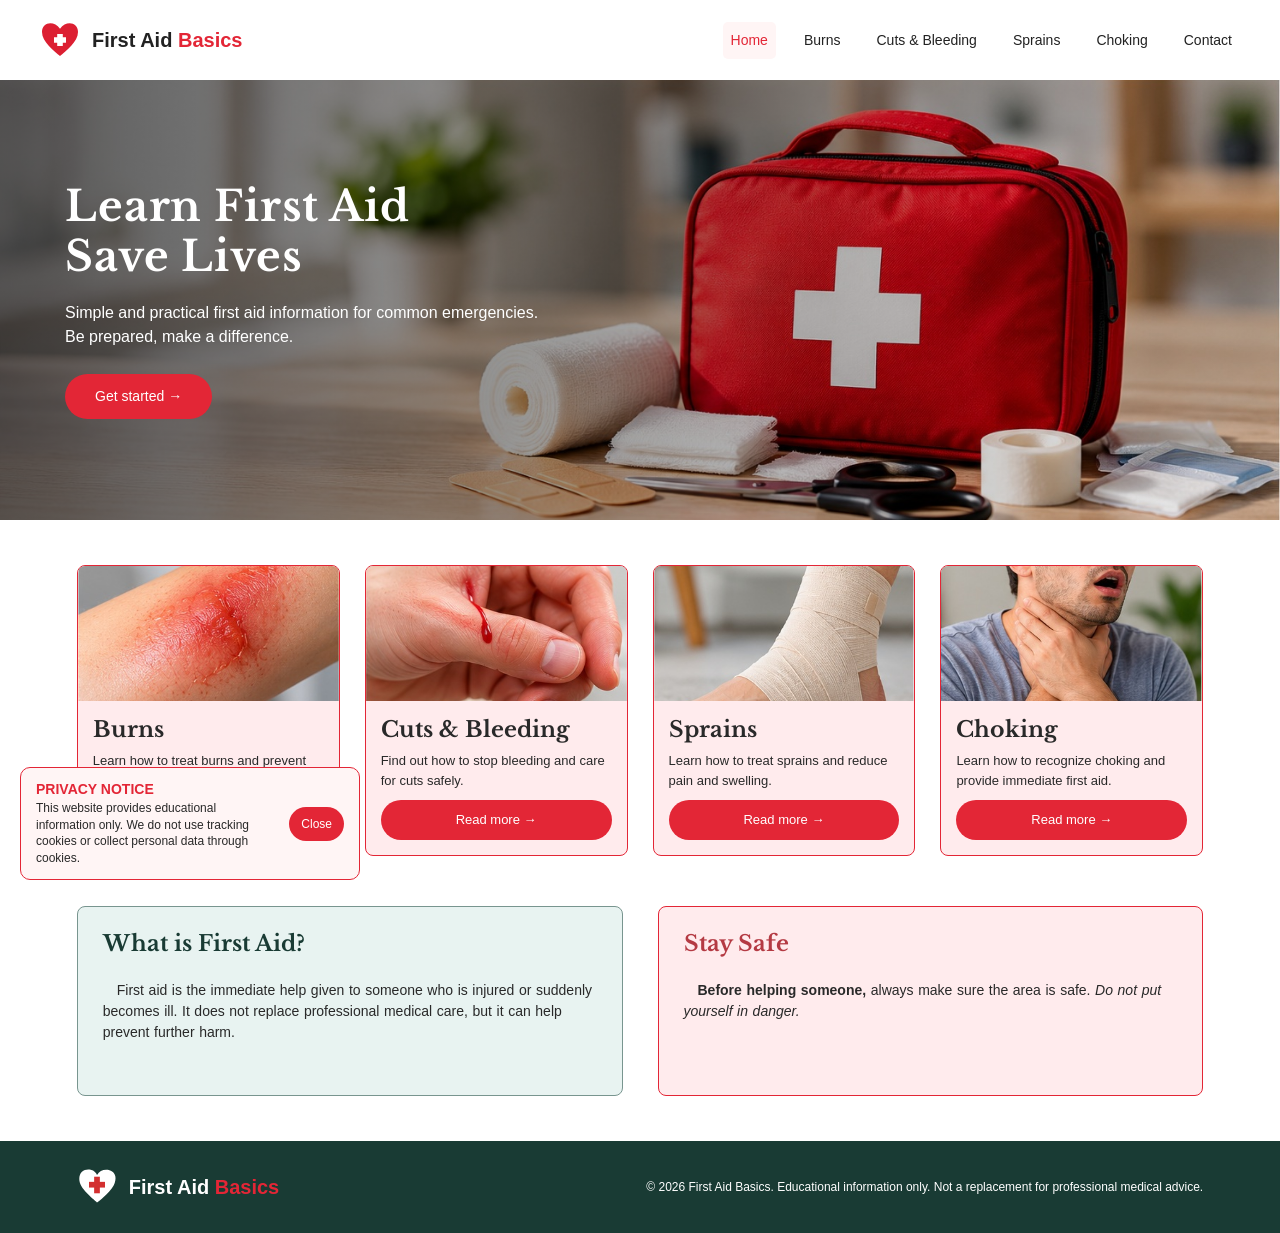
<file: index.html>
<!DOCTYPE html>
<html lang="en">

<head>
	<meta charset="UTF-8">
	<meta name="viewport" content="width=device-width, initial-scale=1.0">

	<meta name="description"
		  content="Learn basic first aid skills and how to respond to common emergencies.">

	<meta name="keywords"
		  content="first aid, burns, cuts, sprains, choking">

	<meta name="author" content="Fahd Nasser">

	<title>Home | First Aid Basics</title>

	<link rel="icon" href="img/favicon.svg" type="image/svg+xml">
	<link rel="stylesheet" href="css/style.css" type="text/css">
</head>

<body>

	<!-- Header -->
	<header class="site-header">

		<a href="index.html" class="logo">
			<img src="img/favicon.svg"
				 alt="First Aid Basics logo"
				 title="First Aid Basics">

			<span>First Aid <strong>Basics</strong></span>
		</a>

		<!-- Navigation -->
		<nav class="main-nav" aria-label="Main navigation">
			<a href="index.html" class="active" aria-current="page">Home</a>
			<a href="burns.html">Burns</a>
			<a href="cuts.html">Cuts &amp; Bleeding</a>
			<a href="sprains.html">Sprains</a>
			<a href="choking.html">Choking</a>
			<a href="contact.html">Contact</a>
		</nav>

	</header>

	<!-- Main Content -->
	<main>

		<!-- Hero Section -->
		<section class="hero" aria-labelledby="hero-heading">

			<img src="img/first-aid-kit.jpg"
				 alt="Red first aid kit with medical supplies"
				 title="First aid kit and medical supplies"
				 class="hero-image">

			<section class="hero-content" aria-labelledby="hero-heading">

				<h1 id="hero-heading">
					Learn First Aid <span>Save Lives</span>
				</h1>

				<p>
					Simple and practical first aid information for common emergencies.
					<span>Be prepared, make a difference.</span>
				</p>

				<a href="#topics" class="hero-button">
					Get started &rarr;
				</a>

			</section>

		</section>

		<!-- First Aid Topics -->
		<section class="topics" id="topics" aria-label="First aid topics">

			<!-- Burns -->
			<article class="topic-card">

				<img src="img/burns.jpg"
					 alt="A minor burn on the skin"
					 title="A minor skin burn">

				<h2>Burns</h2>

				<p>
					Learn how to treat burns and prevent further injury.
				</p>

				<a href="burns.html" class="read-more">
					Read more &rarr;
				</a>

			</article>

			<!-- Cuts & Bleeding -->
			<article class="topic-card">

				<img src="img/cuts.jpg"
					 alt="A bleeding cut on a finger"
					 title="A bleeding cut on a finger">

				<h2>Cuts &amp; Bleeding</h2>

				<p>
					Find out how to stop bleeding and care for cuts safely.
				</p>

				<a href="cuts.html" class="read-more">
					Read more &rarr;
				</a>

			</article>

			<!-- Sprains -->
			<article class="topic-card">

				<img src="img/sprains.jpg"
					 alt="An ankle wrapped in a bandage"
					 title="An ankle wrapped in a bandage">

				<h2>Sprains</h2>

				<p>
					Learn how to treat sprains and reduce pain and swelling.
				</p>

				<a href="sprains.html" class="read-more">
					Read more &rarr;
				</a>

			</article>

			<!-- Choking -->
			<article class="topic-card">

				<img src="img/choking.jpg"
					 alt="A person holding their throat"
					 title="A person showing signs of choking">

				<h2>Choking</h2>

				<p>
					Learn how to recognize choking and provide immediate first aid.
				</p>

				<a href="choking.html" class="read-more">
					Read more &rarr;
				</a>

			</article>

		</section>

		<!-- Information Section -->
		<section class="information" aria-label="First aid information">

			<!-- What is First Aid -->
			<article class="info-box first-aid-info">

				<h2>What is First Aid?</h2>

				<p>
					First aid is the immediate help given to someone who is
					injured or suddenly becomes ill. It does not replace
					professional medical care, but it can help prevent further harm.
				</p>

			</article>

			<!-- Stay Safe -->
			<article class="info-box safety-info">

				<h2>Stay Safe</h2>

				<p>
					<strong>Before helping someone,</strong> always make sure
					the area is safe.
					<em>Do not put yourself in danger.</em>
				</p>

			</article>

		</section>

	</main>

	<!-- Footer -->
	<footer class="site-footer">

		<a href="index.html" class="logo">
			<img src="img/footer-logo.svg"
				 alt="First Aid Basics logo"
				 title="First Aid Basics">

			<span>First Aid <strong>Basics</strong></span>
		</a>

		<p>
			&copy; 2026 First Aid Basics.
			Educational information only.
			Not a replacement for professional medical advice.
		</p>

	</footer>

	<!-- Privacy Notice -->
	<input type="checkbox"
       id="privacy-dismiss"
       class="privacy-toggle"
       aria-label="Close privacy notice">

<aside class="cookie-message" aria-label="Privacy notice">
    <p>
        <strong>Privacy Notice</strong>
        This website provides educational information only.
        We do not use tracking cookies or collect personal
        data through cookies.
    </p>

    <label for="privacy-dismiss" class="privacy-close">
        Close
    </label>
</aside>

</body>
</html>
</file>
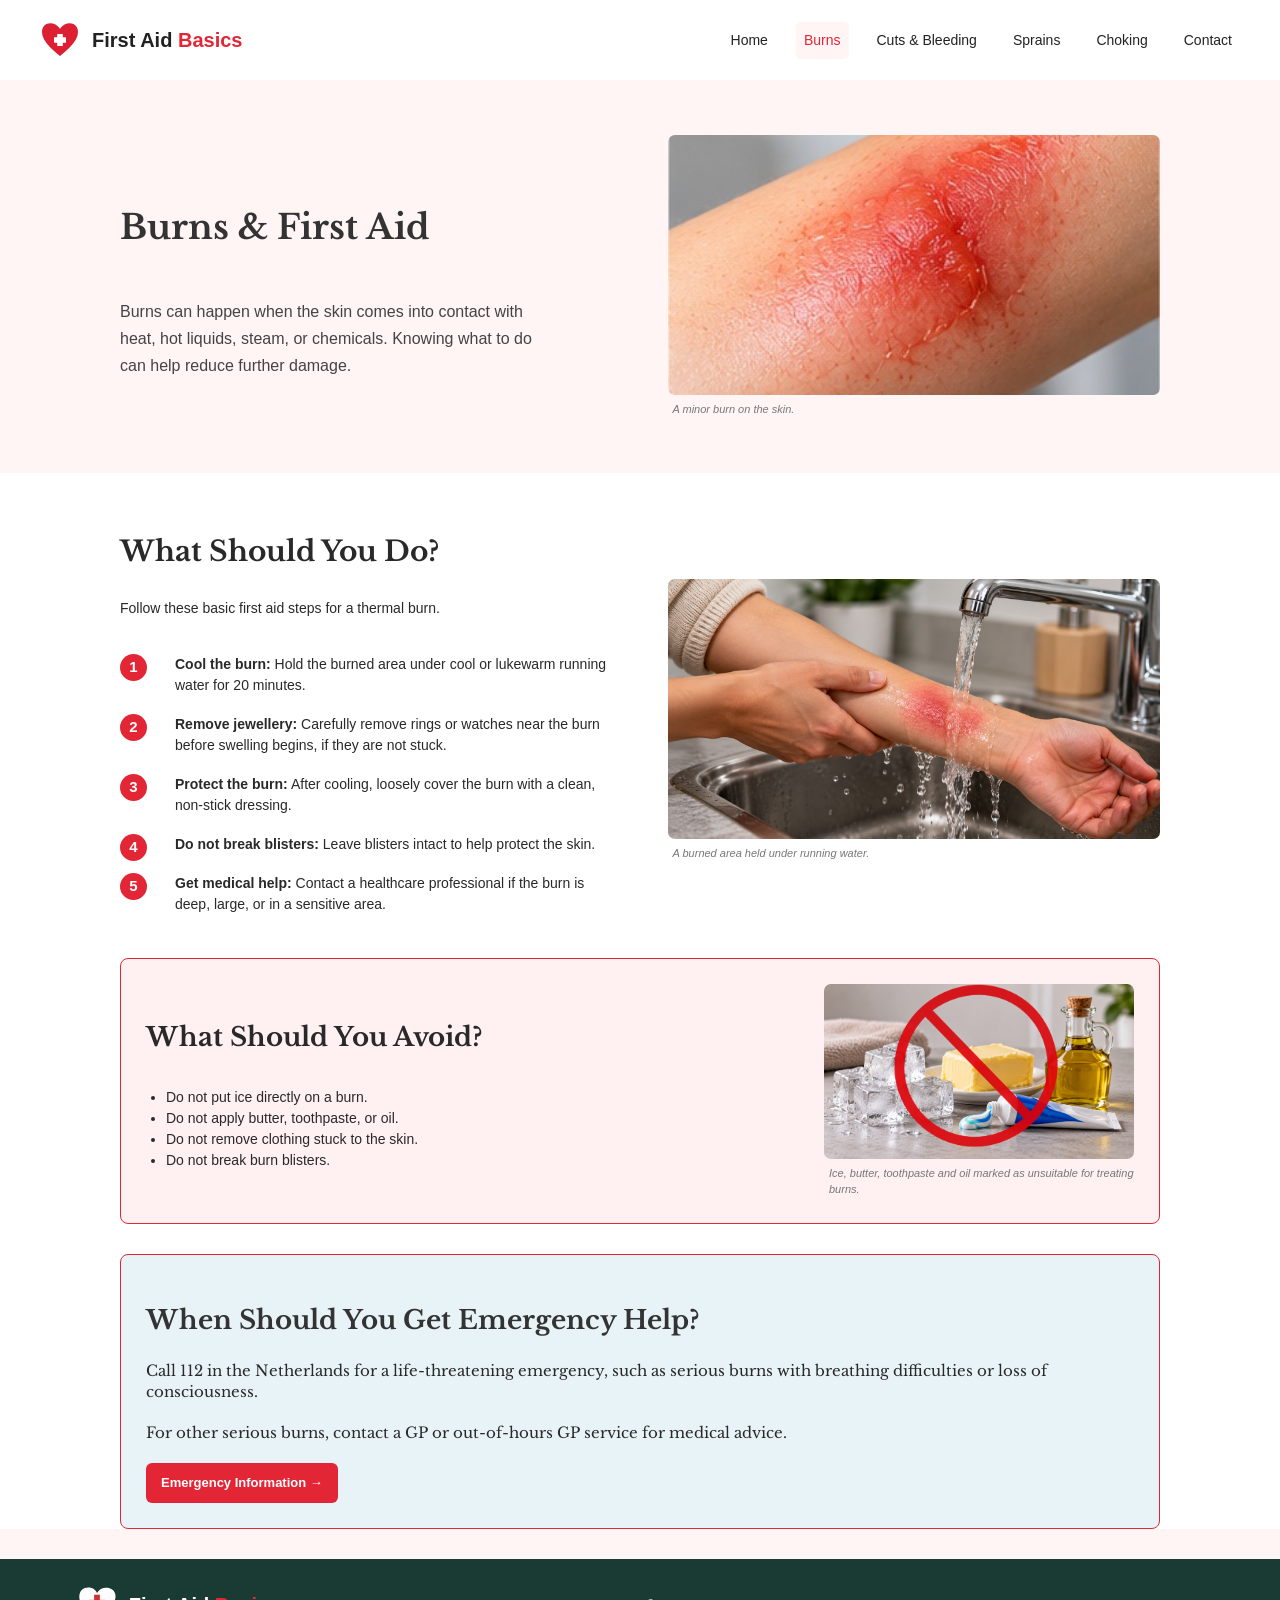
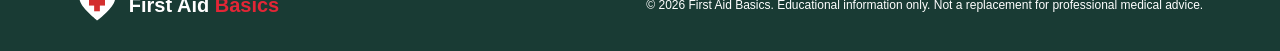
<file: burns.html>
<!DOCTYPE html>
<html lang="en">

<head>
	<meta charset="UTF-8">
	<meta name="viewport" content="width=device-width, initial-scale=1.0">

	<meta name="description"
		  content="Learn basic first aid for burns, including cooling, protecting and when to seek help.">

	<meta name="keywords"
		  content="burns, first aid, cooling, dressings, emergency">

	<meta name="author" content="Fahd Nasser">

	<title>Burns | First Aid Basics</title>

	<link rel="icon" href="img/favicon.svg" type="image/svg+xml">
	<link rel="stylesheet" href="css/style.css" type="text/css">
</head>

<body>

	<!-- Header -->
	<header class="site-header">

		<a href="index.html" class="logo">
			<img src="img/favicon.svg"
				 alt="First Aid Basics logo"
				 title="First Aid Basics">

			<span>First Aid <strong>Basics</strong></span>
		</a>

		<nav class="main-nav" aria-label="Main navigation">
			<a href="index.html">Home</a>
			<a href="burns.html" class="active" aria-current="page">Burns</a>
			<a href="cuts.html">Cuts &amp; Bleeding</a>
			<a href="sprains.html">Sprains</a>
			<a href="choking.html">Choking</a>
			<a href="contact.html">Contact</a>
		</nav>

	</header>

	<main class="burns-page">

		<!-- Introduction -->
		<section class="burns-hero">

			<section class="burns-container burns-two-columns">

				<section class="burns-hero-text">
					<h1>Burns &amp; First Aid</h1>

					<p>
						Burns can happen when the skin comes into contact
						with heat, hot liquids, steam, or chemicals.
						Knowing what to do can help reduce further damage.
					</p>
				</section>

				<figure>
					<img src="img/burns.jpg"
						 alt="A minor burn with redness on the skin"
						 title="A minor skin burn">

					<figcaption>A minor burn on the skin.</figcaption>
				</figure>

			</section>

		</section>

		<!-- First Aid Steps -->
		<section class="burns-container burns-steps-section">

			<section class="burns-two-columns">

				<section class="burns-steps-content">
					<h2>What Should You Do?</h2>

					<p>Follow these basic first aid steps for a thermal burn.</p>

					<ol class="burns-steps-list">
						<li>
							<strong>Cool the burn:</strong>
							Hold the burned area under cool or lukewarm
							running water for 20 minutes.
						</li>

						<li>
							<strong>Remove jewellery:</strong>
							Carefully remove rings or watches near the
							burn before swelling begins, if they are not stuck.
						</li>

						<li>
							<strong>Protect the burn:</strong>
							After cooling, loosely cover the burn with a
							clean, non-stick dressing.
						</li>

						<li>
							<strong>Do not break blisters:</strong>
							Leave blisters intact to help protect the skin.
						</li>

						<li>
							<strong>Get medical help:</strong>
							Contact a healthcare professional if the burn
							is deep, large, or in a sensitive area.
						</li>
					</ol>

				</section>

				<figure class="burns-water-image">
					<img src="img/cooling-burn.png"
						 alt="Cooling a burn under running water"
						 title="Cooling a burn under running water">

					<figcaption>
						A burned area held under running water.
					</figcaption>
				</figure>

			</section>

		</section>

		<!-- What to Avoid -->
		<section class="burns-container">

			<section class="burns-avoid burns-two-columns">

				<section>
					<h2>What Should You Avoid?</h2>

					<ul>
						<li>Do not put ice directly on a burn.</li>
						<li>Do not apply butter, toothpaste, or oil.</li>
						<li>Do not remove clothing stuck to the skin.</li>
						<li>Do not break burn blisters.</li>
					</ul>
				</section>

				<figure>
					<img src="img/burns-warning.png"
						 alt="Ice, butter, toothpaste and oil marked as unsuitable burn treatments"
						 title="Unsuitable burn treatments">

					<figcaption>
						Ice, butter, toothpaste and oil marked as unsuitable
						for treating burns.
					</figcaption>
				</figure>

			</section>

		</section>

		<!-- Emergency Help -->
		<section class="burns-container">

			<aside class="burns-emergency-box">
				<h2>When Should You Get Emergency Help?</h2>

				<p>
					Call 112 in the Netherlands for a life-threatening
					emergency, such as serious burns with breathing
					difficulties or loss of consciousness.
				</p>

				<p>
					For other serious burns, contact a GP or
					out-of-hours GP service for medical advice.
				</p>

				<a href="contact.html" class="burns-emergency-button">
					Emergency Information &rarr;
				</a>
			</aside>

		</section>

	</main>

	<!-- Footer -->
	<footer class="site-footer">

		<a href="index.html" class="logo">
			<img src="img/footer-logo.svg"
				 alt="First Aid Basics logo"
				 title="First Aid Basics">

			<span>First Aid <strong>Basics</strong></span>
		</a>

		<p>
			&copy; 2026 First Aid Basics.
			Educational information only.
			Not a replacement for professional medical advice.
		</p>

	</footer>

</body>
</html>
</file>
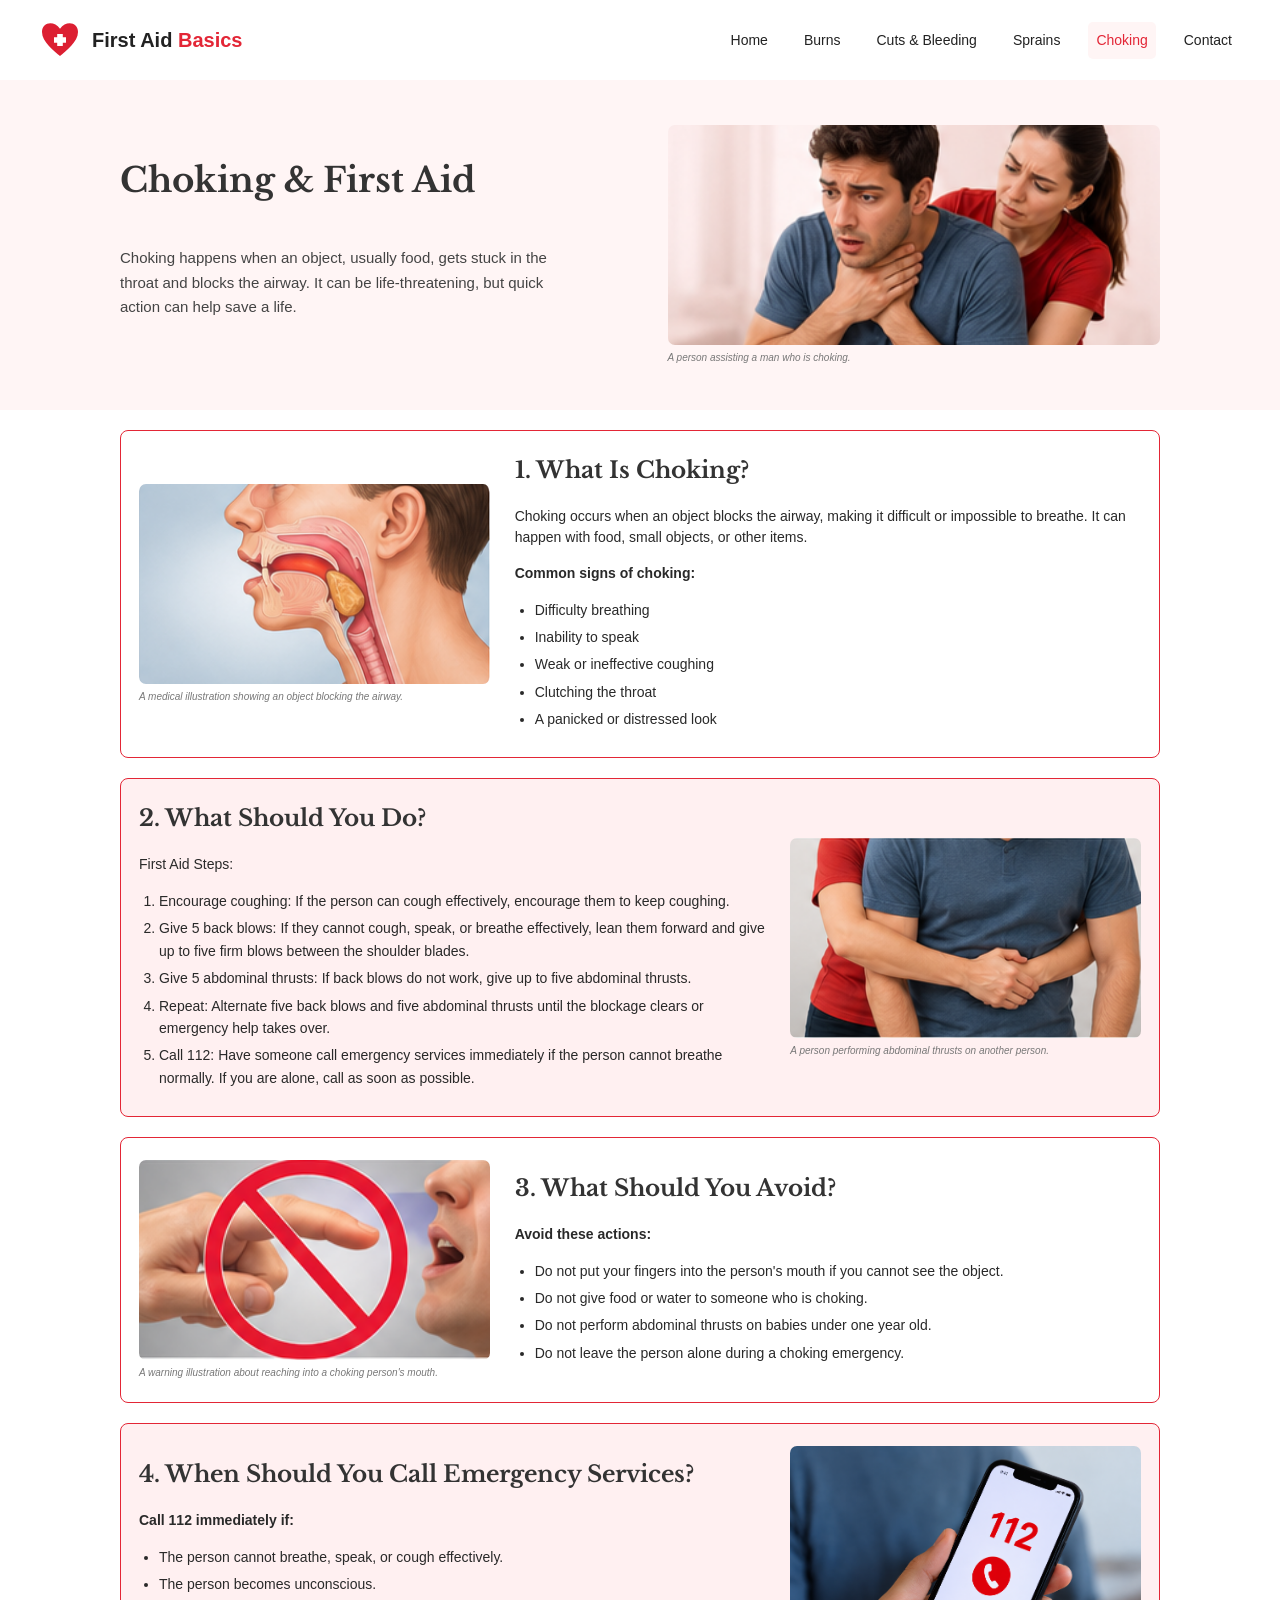
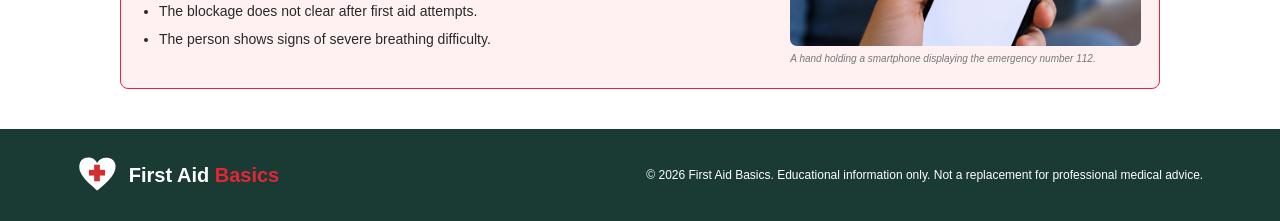
<file: choking.html>
<!DOCTYPE html>
<html lang="en">

<head>
	<meta charset="UTF-8">
	<meta name="viewport" content="width=device-width, initial-scale=1.0">

	<meta name="description"
		  content="Learn how to recognize choking and provide first aid in an emergency.">

	<meta name="keywords"
		  content="choking, first aid, airway, emergency, prevention">

	<meta name="author" content="Fahd Nasser">

	<title>Choking | First Aid Basics</title>

	<link rel="icon" href="img/favicon.svg" type="image/svg+xml">
	<link rel="stylesheet" href="css/style.css" type="text/css">
</head>

<body>

	<!-- Header -->
	<header class="site-header">

		<a href="index.html" class="logo">
			<img src="img/favicon.svg"
				 alt="First Aid Basics logo"
				 title="First Aid Basics">

			<span>First Aid <strong>Basics</strong></span>
		</a>

		<nav class="main-nav" aria-label="Main navigation">
			<a href="index.html">Home</a>
			<a href="burns.html">Burns</a>
			<a href="cuts.html">Cuts &amp; Bleeding</a>
			<a href="sprains.html">Sprains</a>
			<a href="choking.html" class="active" aria-current="page">Choking</a>
			<a href="contact.html">Contact</a>
		</nav>

	</header>

	<main class="choking-page">

		<!-- Introduction -->
		<section class="choking-intro">

			<section class="choking-container choking-intro-content">

				<section class="choking-intro-text">
					<h1>Choking &amp; First Aid</h1>

					<p>
						Choking happens when an object, usually food,
						gets stuck in the throat and blocks the airway.
						It can be life-threatening, but quick action
						can help save a life.
					</p>
				</section>

				<figure class="choking-intro-image">
					<img src="img/choking_hero.png"
						 alt="A woman helping a man who is choking"
						 title="Helping a person who is choking">

					<figcaption>
						A person assisting a man who is choking.
					</figcaption>
				</figure>

			</section>

		</section>

		<!-- Information Cards -->
		<section class="choking-container choking-content">

			<!-- Card 1 -->
			<article class="choking-card">

				<figure class="choking-card-image">
					<img src="img/choking_airway.png"
						 alt="Medical illustration showing a blocked airway"
						 title="An object blocking the airway">

					<figcaption>
						A medical illustration showing an object
						blocking the airway.
					</figcaption>
				</figure>

				<section class="choking-card-text">
					<h2>1. What Is Choking?</h2>

					<p>
						Choking occurs when an object blocks the airway,
						making it difficult or impossible to breathe.
						It can happen with food, small objects, or other items.
					</p>

					<p><strong>Common signs of choking:</strong></p>

					<ul>
						<li>Difficulty breathing</li>
						<li>Inability to speak</li>
						<li>Weak or ineffective coughing</li>
						<li>Clutching the throat</li>
						<li>A panicked or distressed look</li>
					</ul>
				</section>

			</article>

			<!-- Card 2 -->
			<article class="choking-card choking-card-pink choking-card-reverse">

				<section class="choking-card-text">
					<h2>2. What Should You Do?</h2>

					<p>First Aid Steps:</p>

					<ol>
						<li>
							Encourage coughing: If the person can cough
							effectively, encourage them to keep coughing.
						</li>
						<li>
							Give 5 back blows: If they cannot cough, speak,
							or breathe effectively, lean them forward and
							give up to five firm blows between the
							shoulder blades.
						</li>
						<li>
							Give 5 abdominal thrusts: If back blows do
							not work, give up to five abdominal thrusts.
						</li>
						<li>
							Repeat: Alternate five back blows and five
							abdominal thrusts until the blockage clears
							or emergency help takes over.
						</li>
						<li>
							Call 112: Have someone call emergency services
							immediately if the person cannot breathe normally.
							If you are alone, call as soon as possible.
						</li>
					</ol>
				</section>

				<figure class="choking-card-image">
					<img src="img/back_abdominal_thrusts.png"
						 alt="Demonstration of abdominal thrusts for a choking adult"
						 title="Abdominal thrusts for a choking adult">

					<figcaption>
						A person performing abdominal thrusts
						on another person.
					</figcaption>
				</figure>

			</article>

			<!-- Card 3 -->
			<article class="choking-card">

				<figure class="choking-card-image">
					<img src="img/avoid_blind_finger_sweep.png"
						 alt="Warning against putting fingers into a choking person's mouth"
						 title="Warning against a blind finger sweep">

					<figcaption>
						A warning illustration about reaching
						into a choking person's mouth.
					</figcaption>
				</figure>

				<section class="choking-card-text">
					<h2>3. What Should You Avoid?</h2>

					<p><strong>Avoid these actions:</strong></p>

					<ul>
						<li>
							Do not put your fingers into the person's mouth
							if you cannot see the object.
						</li>
						<li>
							Do not give food or water to someone
							who is choking.
						</li>
						<li>
							Do not perform abdominal thrusts
							on babies under one year old.
						</li>
						<li>
							Do not leave the person alone
							during a choking emergency.
						</li>
					</ul>
				</section>

			</article>

			<!-- Card 4 -->
			<article class="choking-card choking-card-pink choking-card-reverse">

				<section class="choking-card-text">
					<h2>4. When Should You Call Emergency Services?</h2>

					<p><strong>Call 112 immediately if:</strong></p>

					<ul>
						<li>
							The person cannot breathe, speak,
							or cough effectively.
						</li>
						<li>The person becomes unconscious.</li>
						<li>
							The blockage does not clear
							after first aid attempts.
						</li>
						<li>
							The person shows signs
							of severe breathing difficulty.
						</li>
					</ul>
				</section>

				<figure class="choking-card-image">
					<img src="img/call-112.png"
						 alt="Phone displaying the emergency number 112"
						 title="Calling emergency number 112">

					<figcaption>
						A hand holding a smartphone displaying
						the emergency number 112.
					</figcaption>
				</figure>

			</article>

		</section>

	</main>

	<!-- Footer -->
	 
	<footer class="site-footer">

		<a href="index.html" class="logo">
			<img src="img/footer-logo.svg"
				 alt="First Aid Basics logo"
				 title="First Aid Basics">

			<span>First Aid <strong>Basics</strong></span>
		</a>

		<p>
			&copy; 2026 First Aid Basics.
			Educational information only.
			Not a replacement for professional medical advice.
		</p>

	</footer>

</body>
</html>
</file>
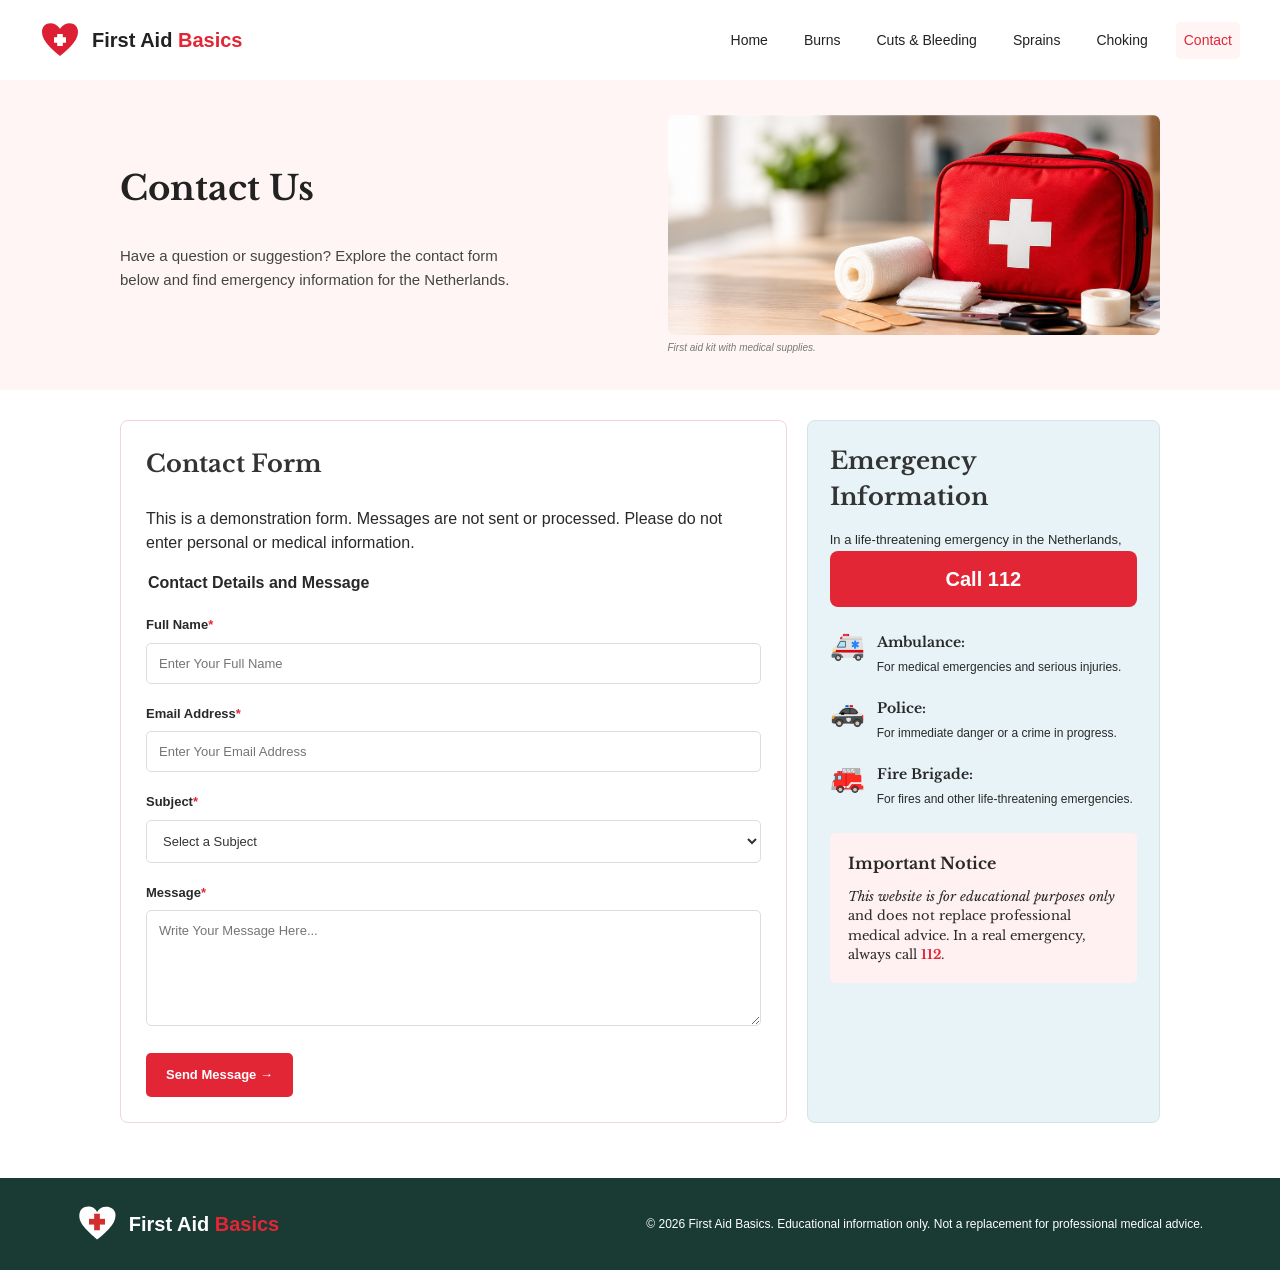
<file: contact.html>
<!DOCTYPE html>
<html lang="en">

<head>
    <meta charset="UTF-8">
    <meta name="viewport" content="width=device-width, initial-scale=1.0">

    <meta name="description"
          content="Contact First Aid Basics and find emergency information in the Netherlands.">

    <meta name="keywords"
          content="contact, first aid, emergency, Netherlands, help">

    <meta name="author" content="Fahd Nasser">

    <title>Contact | First Aid Basics</title>

    <link rel="icon" href="img/favicon.svg" type="image/svg+xml">
    <link rel="stylesheet" href="css/style.css" type="text/css">
</head>

<body>

    <!-- Header -->
    <header class="site-header">

        <a href="index.html" class="logo">
            <img src="img/favicon.svg"
                 alt="First Aid Basics logo"
                 title="First Aid Basics">

            <span>First Aid <strong>Basics</strong></span>
        </a>

        <nav class="main-nav" aria-label="Main navigation">
            <a href="index.html">Home</a>
            <a href="burns.html">Burns</a>
            <a href="cuts.html">Cuts &amp; Bleeding</a>
            <a href="sprains.html">Sprains</a>
            <a href="choking.html">Choking</a>
            <a href="contact.html" class="active" aria-current="page">
                Contact
            </a>
        </nav>

    </header>

    <main class="contact-page">

        <!-- Introduction -->
        <section class="contact-intro">

            <section class="contact-container contact-intro-content">

                <section class="contact-intro-text">
                    <h1>Contact Us</h1>

                    <p>
                        Have a question or suggestion?
                        Explore the contact form below and find
                        emergency information for the Netherlands.
                    </p>
                </section>

                <figure class="contact-intro-image">
                    <img src="img/first-aid-kit.jpg"
                         alt="Red first aid kit with medical supplies"
                         title="First aid kit and medical supplies">

                    <figcaption>
                        First aid kit with medical supplies.
                    </figcaption>
                </figure>

            </section>

        </section>

        <!-- Contact Content -->
        <section class="contact-container contact-content">

            <!-- Contact Form -->
            <section class="contact-form-box">

                <h2>Contact Form</h2>

                <p>
                    This is a demonstration form.
                    Messages are not sent or processed.
                    Please do not enter personal or medical information.
                </p>

                <form id="contact-form">

                    <fieldset>
                        <legend>Contact Details and Message</legend>

                        <label for="full-name">
                            Full Name<span>*</span>
                        </label>

                        <input
                            type="text"
                            id="full-name"
                            name="full-name"
                            placeholder="Enter Your Full Name"
                            required>

                        <label for="email">
                            Email Address<span>*</span>
                        </label>

                        <input
                            type="email"
                            id="email"
                            name="email"
                            placeholder="Enter Your Email Address"
                            required>

                        <label for="subject">
                            Subject<span>*</span>
                        </label>

                        <select id="subject" name="subject" required>
                            <option value="">Select a Subject</option>
                            <option value="general">General Question</option>
                            <option value="suggestion">Suggestion</option>
                            <option value="feedback">Feedback</option>
                        </select>

                        <label for="message">
                            Message<span>*</span>
                        </label>

                        <textarea
                            id="message"
                            name="message"
                            rows="6"
                            placeholder="Write Your Message Here..."
                            required></textarea>

                        <!-- Demo Button -->
                        <a href="#thank-you" class="contact-submit">
                            Send Message &#8594;
                        </a>

                    </fieldset>

                </form>

            </section>

            <!-- Emergency Information -->
            <aside class="contact-emergency">

                <h2>Emergency Information</h2>

                <p>
                    In a life-threatening emergency in the Netherlands,
                    <a href="tel:112" class="contact-112">Call 112</a>
                </p>

                <section class="contact-service">

                    <span class="contact-service-icon" aria-hidden="true">
                        🚑
                    </span>

                    <section>
                        <h3>Ambulance:</h3>
                        <p>
                            For medical emergencies and serious injuries.
                        </p>
                    </section>

                </section>

                <section class="contact-service">

                    <span class="contact-service-icon" aria-hidden="true">
                        🚓
                    </span>

                    <section>
                        <h3>Police:</h3>
                        <p>
                            For immediate danger or a crime in progress.
                        </p>
                    </section>

                </section>

                <section class="contact-service">

                    <span class="contact-service-icon" aria-hidden="true">
                        🚒
                    </span>

                    <section>
                        <h3>Fire Brigade:</h3>
                        <p>
                            For fires and other life-threatening emergencies.
                        </p>
                    </section>

                </section>

                <!-- Important Notice -->
                <section class="contact-notice">

                    <h3>Important Notice</h3>

                    <p>
                        <em>This website is for educational purposes only</em>
                        and does not replace professional medical advice.
                        In a real emergency, always call
                        <strong>112</strong>.
                    </p>

                </section>

            </aside>

        </section>

    </main>

    <!-- Footer -->
    <footer class="site-footer">

        <a href="index.html" class="logo">
            <img src="img/footer-logo.svg"
                 alt="First Aid Basics logo"
                 title="First Aid Basics">

            <span>First Aid <strong>Basics</strong></span>
        </a>

        <p>
            &copy; 2026 First Aid Basics.
            Educational information only.
            Not a replacement for professional medical advice.
        </p>

    </footer>

    <!-- Thank You Popup -->
    <aside id="thank-you"
           class="thank-you-message"
           aria-label="Demo form confirmation">

        <div class="thank-you-content">

            <h2>Thank You!</h2>

            <p>
                 Your message has been sent. We will get back to you as soon as possible.
                
            </p>

            <a href="#contact-form" class="thank-you-close">
                Close
            </a>

        </div>

    </aside>

</body>
</html>
</file>
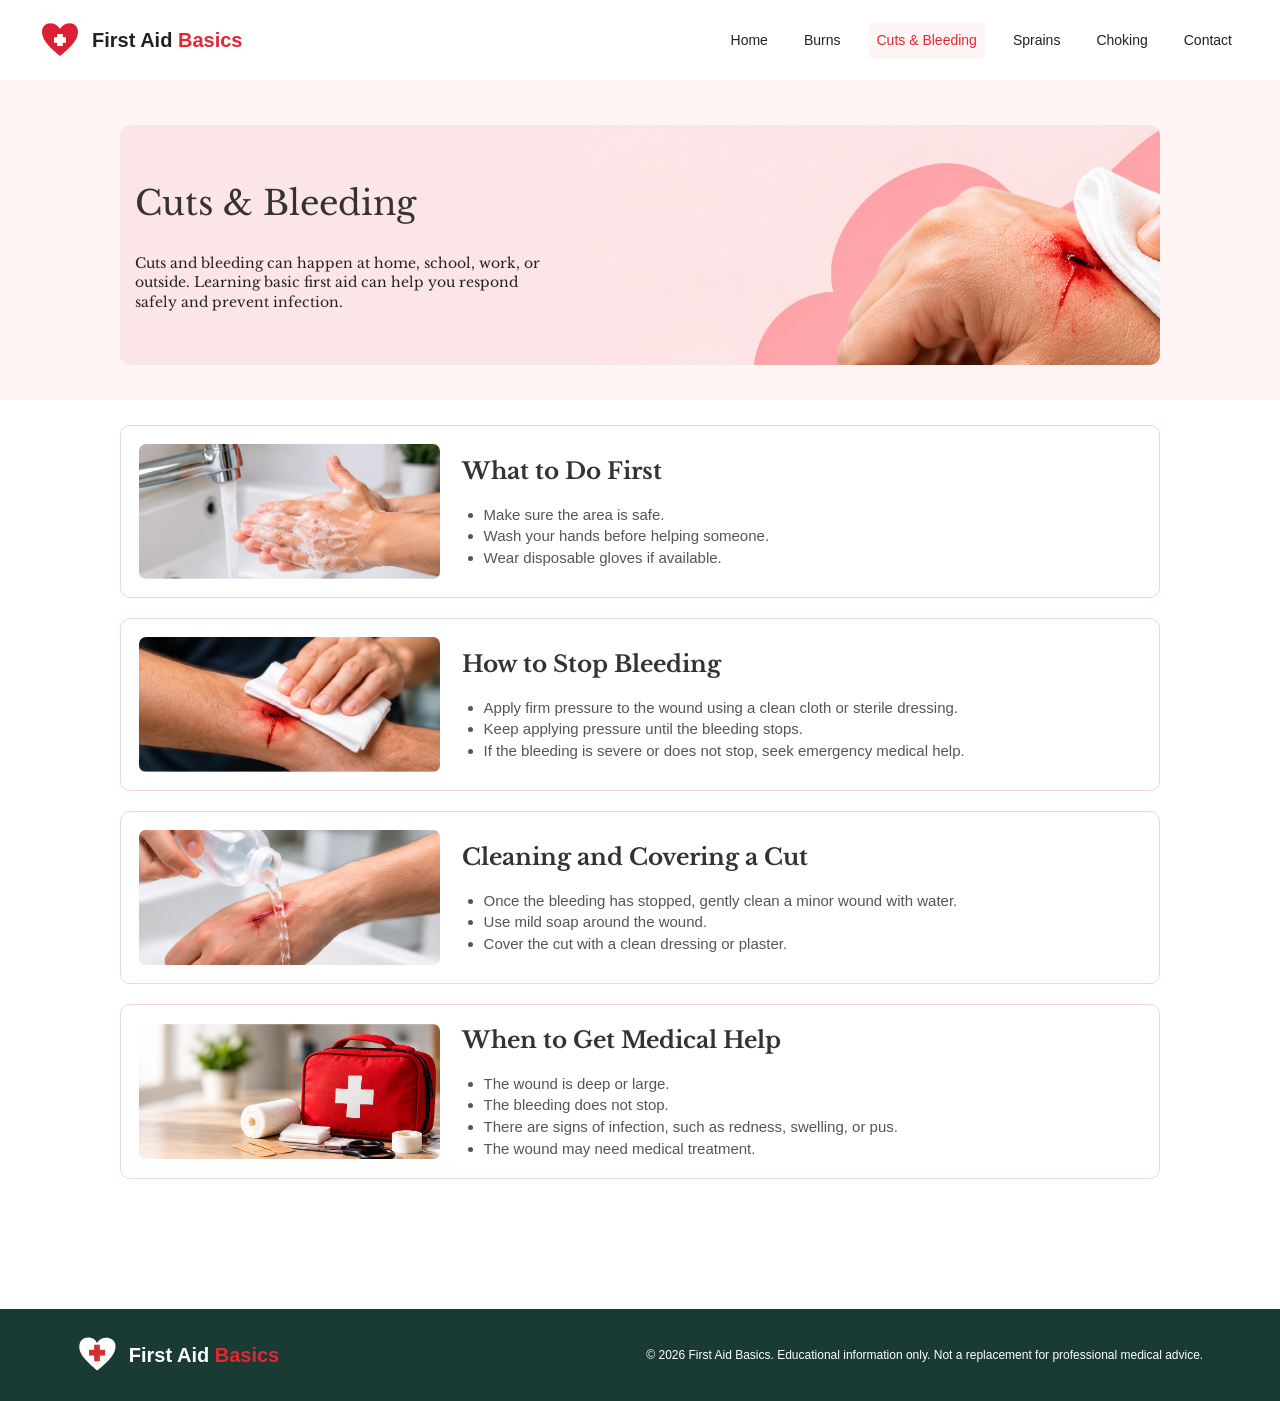
<file: cuts.html>
<!DOCTYPE html>
<html lang="en">

<head>
	<meta charset="UTF-8">
	<meta name="viewport" content="width=device-width, initial-scale=1.0">

	<meta name="description"
		  content="Learn basic first aid for cuts and bleeding, including cleaning wounds, applying dressings and when to seek help.">

	<meta name="keywords"
		  content="cuts, bleeding, first aid, wounds, dressings">

	<meta name="author" content="Fahd Nasser">

	<title>Cuts &amp; Bleeding | First Aid Basics</title>

	<link rel="icon" href="img/favicon.svg" type="image/svg+xml">
	<link rel="stylesheet" href="css/style.css" type="text/css">
</head>

<body>

	<!-- Header -->
	<header class="site-header">

		<a href="index.html" class="logo">
			<img src="img/favicon.svg"
				 alt="First Aid Basics logo"
				 title="First Aid Basics">

			<span>First Aid <strong>Basics</strong></span>
		</a>

		<nav class="main-nav" aria-label="Main navigation">
			<a href="index.html">Home</a>
			<a href="burns.html">Burns</a>
			<a href="cuts.html" class="active" aria-current="page">Cuts &amp; Bleeding</a>
			<a href="sprains.html">Sprains</a>
			<a href="choking.html">Choking</a>
			<a href="contact.html">Contact</a>
		</nav>

	</header>

	<main class="cuts-page">

		<!-- Introduction -->
		<section class="cuts-intro">

			<section class="cuts-container">

				<section class="cuts-hero">

					<section class="cuts-hero-text">
						<h1>Cuts &amp; Bleeding</h1>

						<p>
							Cuts and bleeding can happen at home,
							school, work, or outside. Learning basic
							first aid can help you respond safely
							and prevent infection.
						</p>
					</section>

					<img src="img/cuts-hero.png"
						 alt="Applying a clean dressing to a bleeding cut"
						 title="Applying a dressing to a cut"
						 class="cuts-hero-image">

				</section>

			</section>

		</section>

		<!-- First Aid Information -->
		<section class="cuts-container cuts-content">

			<!-- Card 1 -->
			<article class="cuts-card">

				<img src="img/wash-hands.png"
					 alt="Washing hands with soap under running water"
					 title="Hand washing before first aid">

				<section class="cuts-card-text">
					<h2>What to Do First</h2>

					<ul>
						<li>Make sure the area is safe.</li>
						<li>Wash your hands before helping someone.</li>
						<li>Wear disposable gloves if available.</li>
					</ul>
				</section>

			</article>

			<!-- Card 2 -->
			<article class="cuts-card">

				<img src="img/stop-bleeding.png"
					 alt="Applying pressure to a bleeding wound using a clean dressing"
					 title="Applying pressure to a bleeding wound">

				<section class="cuts-card-text">
					<h2>How to Stop Bleeding</h2>

					<ul>
						<li>
							Apply firm pressure to the wound using
							a clean cloth or sterile dressing.
						</li>
						<li>
							Keep applying pressure until the bleeding stops.
						</li>
						<li>
							If the bleeding is severe or does not stop,
							seek emergency medical help.
						</li>
					</ul>
				</section>

			</article>

			<!-- Card 3 -->
			<article class="cuts-card">

				<img src="img/clean-cut.png"
					 alt="Cleaning a minor cut with running water"
					 title="Cleaning a minor cut">

				<section class="cuts-card-text">
					<h2>Cleaning and Covering a Cut</h2>

					<ul>
						<li>
							Once the bleeding has stopped,
							gently clean a minor wound with water.
						</li>
						<li>Use mild soap around the wound.</li>
						<li>
							Cover the cut with a clean dressing or plaster.
						</li>
					</ul>
				</section>

			</article>

			<!-- Card 4 -->
			<article class="cuts-card">

				<img src="img/first-aid-kit.jpg"
					 alt="First aid kit with medical supplies"
					 title="First aid kit and medical supplies">

				<section class="cuts-card-text">
					<h2>When to Get Medical Help</h2>

					<ul>
						<li>The wound is deep or large.</li>
						<li>The bleeding does not stop.</li>
						<li>
							There are signs of infection,
							such as redness, swelling, or pus.
						</li>
						<li>The wound may need medical treatment.</li>
					</ul>
				</section>

			</article>

		</section>

	</main>

	<!-- Footer -->
	<footer class="site-footer">

		<a href="index.html" class="logo">
			<img src="img/footer-logo.svg"
				 alt="First Aid Basics logo"
				 title="First Aid Basics">

			<span>First Aid <strong>Basics</strong></span>
		</a>

		<p>
			&copy; 2026 First Aid Basics.
			Educational information only.
			Not a replacement for professional medical advice.
		</p>

	</footer>

</body>
</html>
</file>
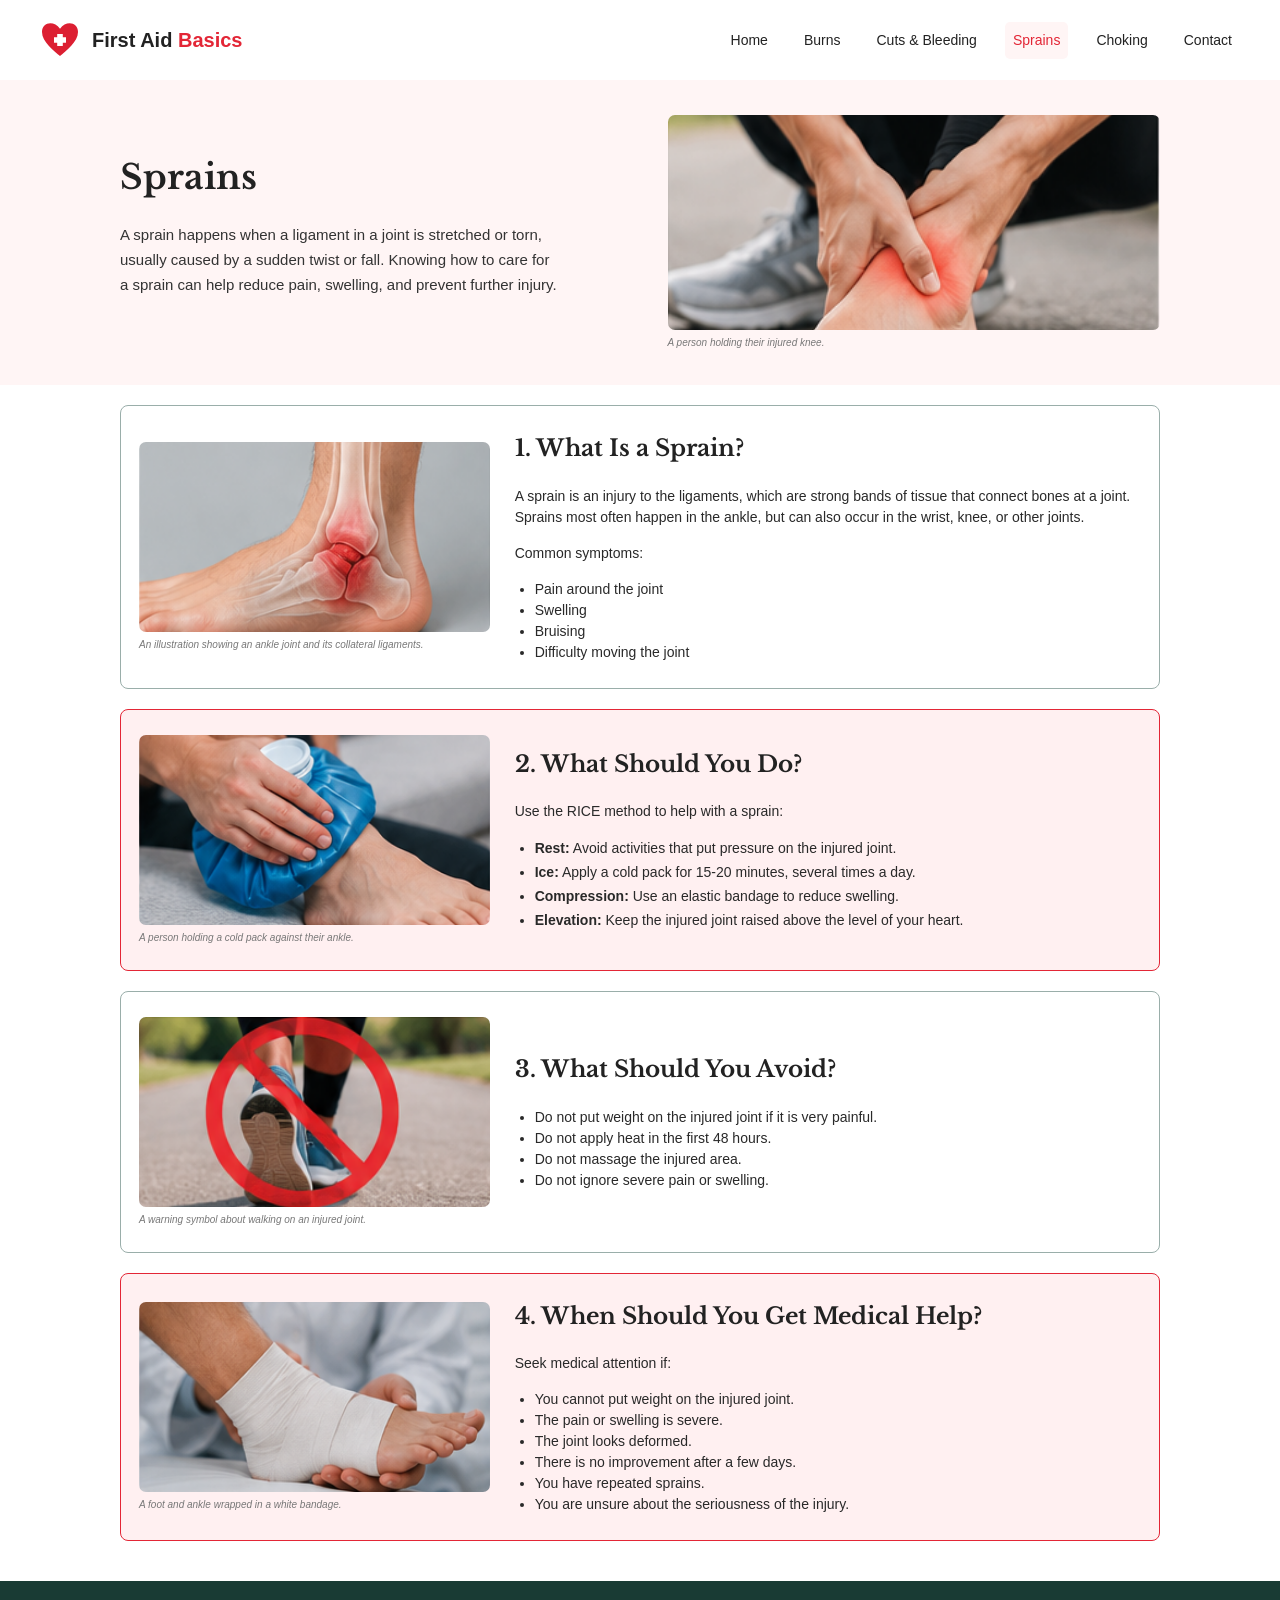
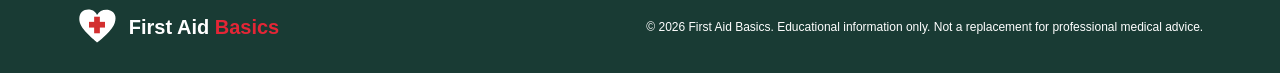
<file: sprains.html>
<!DOCTYPE html>
<html lang="en">

<head>
	<meta charset="UTF-8">
	<meta name="viewport" content="width=device-width, initial-scale=1.0">

	<meta name="description"
		  content="Learn basic first aid for sprains, including the RICE method and when to seek medical help.">

	<meta name="keywords"
		  content="sprains, ligaments, first aid, swelling, injuries">

	<meta name="author" content="Fahd Nasser">

	<title>Sprains | First Aid Basics</title>

	<link rel="icon" href="img/favicon.svg" type="image/svg+xml">
	<link rel="stylesheet" href="css/style.css" type="text/css">
</head>

<body>

	<!-- Header -->
	<header class="site-header">

		<a href="index.html" class="logo">
			<img src="img/favicon.svg"
				 alt="First Aid Basics logo"
				 title="First Aid Basics">

			<span>First Aid <strong>Basics</strong></span>
		</a>

		<nav class="main-nav" aria-label="Main navigation">
			<a href="index.html">Home</a>
			<a href="burns.html">Burns</a>
			<a href="cuts.html">Cuts &amp; Bleeding</a>
			<a href="sprains.html" class="active" aria-current="page">Sprains</a>
			<a href="choking.html">Choking</a>
			<a href="contact.html">Contact</a>
		</nav>

	</header>

	<main class="sprains-page">

		<!-- Introduction -->
		<section class="sprains-intro">

			<section class="sprains-container sprains-intro-content">

				<section class="sprains-intro-text">
					<h1>Sprains</h1>

					<p>
						A sprain happens when a ligament in a joint is
						stretched or torn, usually caused by a sudden
						twist or fall. Knowing how to care for a sprain
						can help reduce pain, swelling, and prevent
						further injury.
					</p>
				</section>

				<figure class="sprains-intro-image">
					<img src="img/sprain_hero.png"
						 alt="A person holding a painful knee"
						 title="A person holding an injured knee">

					<figcaption>
						A person holding their injured knee.
					</figcaption>
				</figure>

			</section>

		</section>

		<!-- Sprains Information -->
		<section class="sprains-container sprains-content">

			<!-- Card 1 -->
			<article class="sprains-card">

				<figure>
					<img src="img/sprain_anatomy.png"
						 alt="Illustration showing an ankle joint and injured ligaments"
						 title="Ankle joint and ligaments">

					<figcaption>
						An illustration showing an ankle joint
						and its collateral ligaments.
					</figcaption>
				</figure>

				<section class="sprains-card-text">
					<h2>1. What Is a Sprain?</h2>

					<p>
						A sprain is an injury to the ligaments, which
						are strong bands of tissue that connect bones
						at a joint. Sprains most often happen in the
						ankle, but can also occur in the wrist, knee,
						or other joints.
					</p>

					<p>Common symptoms:</p>

					<ul>
						<li>Pain around the joint</li>
						<li>Swelling</li>
						<li>Bruising</li>
						<li>Difficulty moving the joint</li>
					</ul>
				</section>

			</article>

			<!-- Card 2 -->
			<article class="sprains-card sprains-card-pink">

				<figure>
					<img src="img/cold_pack.png"
						 alt="Applying an ice pack to an injured ankle"
						 title="A cold pack on an injured ankle">

					<figcaption>
						A person holding a cold pack against their ankle.
					</figcaption>
				</figure>

				<section class="sprains-card-text">
					<h2>2. What Should You Do?</h2>

					<p>Use the RICE method to help with a sprain:</p>

					<ul class="sprains-rice">
						<li>
							<strong>Rest:</strong>
							Avoid activities that put pressure
							on the injured joint.
						</li>
						<li>
							<strong>Ice:</strong>
							Apply a cold pack for 15-20 minutes,
							several times a day.
						</li>
						<li>
							<strong>Compression:</strong>
							Use an elastic bandage to reduce swelling.
						</li>
						<li>
							<strong>Elevation:</strong>
							Keep the injured joint raised above
							the level of your heart.
						</li>
					</ul>
				</section>

			</article>

			<!-- Card 3 -->
			<article class="sprains-card">

				<figure>
					<img src="img/avoid_walking.png"
						 alt="A warning symbol indicating not to walk on a painful injured joint"
						 title="Warning against walking on a painful joint">

					<figcaption>
						A warning symbol about walking on an injured joint.
					</figcaption>
				</figure>

				<section class="sprains-card-text">
					<h2>3. What Should You Avoid?</h2>

					<ul>
						<li>
							Do not put weight on the injured joint
							if it is very painful.
						</li>
						<li>Do not apply heat in the first 48 hours.</li>
						<li>Do not massage the injured area.</li>
						<li>Do not ignore severe pain or swelling.</li>
					</ul>
				</section>

			</article>

			<!-- Card 4 -->
			<article class="sprains-card sprains-card-pink">

				<figure>
					<img src="img/medical_help.png"
						 alt="An injured ankle wrapped with a supportive bandage"
						 title="An ankle supported with a bandage">

					<figcaption>
						A foot and ankle wrapped in a white bandage.
					</figcaption>
				</figure>

				<section class="sprains-card-text">
					<h2>4. When Should You Get Medical Help?</h2>

					<p>Seek medical attention if:</p>

					<ul>
						<li>You cannot put weight on the injured joint.</li>
						<li>The pain or swelling is severe.</li>
						<li>The joint looks deformed.</li>
						<li>There is no improvement after a few days.</li>
						<li>You have repeated sprains.</li>
						<li>
							You are unsure about the seriousness
							of the injury.
						</li>
					</ul>
				</section>

			</article>

		</section>

	</main>

	<!-- Footer -->
	<footer class="site-footer">

		<a href="index.html" class="logo">
			<img src="img/footer-logo.svg"
				 alt="First Aid Basics logo"
				 title="First Aid Basics">

			<span>First Aid <strong>Basics</strong></span>
		</a>

		<p>
			&copy; 2026 First Aid Basics.
			Educational information only.
			Not a replacement for professional medical advice.
		</p>

	</footer>

</body>
</html>
</file>
<file: css/style.css>
/*General*/

@import url('https://fonts.googleapis.com/css2?family=Libre+Baskerville:wght@400;700&display=swap');

* {
    box-sizing: border-box;
}

html {
    scroll-behavior: smooth;
}

body {
    margin: 0;
    background-color: #FFF5F5;
    color: #292929;
    font-family: Arial, sans-serif;
    line-height: 1.5;
}

h1,
h2,
h3 {
    font-family: "Libre Baskerville", Georgia, serif;
}

/*  Header */

.site-header {
    display: flex;
    justify-content: space-between;
    align-items: center;

    padding: 20px 40px;
    background-color: white;

    position: sticky;
    top: 0;
    z-index: 1000;
}

/* Logo */

.logo {
    display: flex;
    align-items: center;
    gap: 12px;

    text-decoration: none;
    color: #222;
    font-weight: bold;
    font-size: 20px;
}

.logo img {
    width: 40px;
    height: 40px;
}

.logo strong {
    color: #E32636;
}

/* Navigation */

nav {
    display: flex;
    align-items: center;
    gap: 20px;
}

nav a {
    color: #222;
    text-decoration: none;
    font-size: 14px;
    padding: 8px;
}

nav a:hover,
nav a.active {
    color: #E32636;
}

nav a.active {
    background-color: #FFF5F5;
    border-radius: 5px;
}

/* Home Page */

main {
    background-color: white;
}

/* Hero Section*/

.hero {
    position: relative;
    display: flex;
    align-items: center;

    height: 440px;
    padding: 0 65px;
    overflow: hidden;
}
/* Hero Image */

.hero-image {
    position: absolute;
    top: 0;
    left: 0;

    width: 100%;
    height: 100%;
    object-fit: cover;
    display: block;
}
/* Dark Overlay */

.hero::after {
    content: "";
    position: absolute;

    top: 0;
    left: 0;

    width: 100%;
    height: 100%;

    background: linear-gradient(
        to right,
        rgba(0, 0, 0, 0.65),
        rgba(0, 0, 0, 0.05)
    );

    pointer-events: none;
}

/* Hero Content */

.hero-content {
    position: relative;
    z-index: 1;
    color: white;
}

.hero-content h1 {
    font-size: 42px;
    line-height: 1.2;
    margin: 0 0 20px;
}

.hero-content p {
    font-size: 16px;
    margin-bottom: 25px;
}
.hero-content h1 span,
.hero-content p span {
    display: block;
}

/* Hero Button */

.hero-button {
    display: inline-block;

    background-color: #E32636;
    color: white;

    padding: 12px 30px;
    border-radius: 30px;

    text-decoration: none;
    font-size: 14px;

    transition: background-color 0.3s;
}

.hero-button:hover {
    background-color: #B91F2D;
}

/*  Topic Cards*/

.topics {
    display: flex;
    justify-content: space-between;
    gap: 25px;

    padding: 45px 6%;
    scroll-margin-top: 100px;
}

.topic-card {
    flex: 1;
    min-width: 0;

    display: flex;
    flex-direction: column;

    background-color: #FFEBED;

    border-width: 1px;
    border-style: solid;
    border-color: #E32636;
    border-radius: 8px;

    overflow: hidden;
    padding-bottom: 15px;
}

.topic-card img {
    width: 100%;
    height: 135px;

    object-fit: cover;
    display: block;
}

.topic-card h2 {
    font-size: 22px;
    margin: 12px 15px 5px;
}

.topic-card p {
    font-size: 13px;
    margin: 0 15px 10px;
}

/*  Read More Buttons */

.topic-card .read-more {
    display: flex;
    justify-content: center;
    align-items: center;

    width: calc(100% - 30px);
    height: 40px;

    margin: auto 15px 0;
    padding: 10px;

    background-color: #E32636;
    color: white;

    border-radius: 25px;
    text-decoration: none;
    font-size: 13px;

    transition: background-color 0.3s,
}

.topic-card .read-more:hover {
    background-color: #B91F2D;
   
}

.topic-card .read-more:focus-visible {
    outline: 3px solid #193B34;
    outline-offset: 3px;
}

/* Link while being pressed */

nav a:active {
    color: #B91F2D;
}

/* Information Section */

.information {
    display: flex;
    gap: 35px;

    padding: 5px 6% 45px;
}

.info-box {
    flex: 1;

    border-radius: 8px;
    padding: 20px 25px;

    min-height: 190px;
}

.info-box h2 {
    font-size: 22px;
    margin: 0 0 20px;
}

.info-box p {
    font-size: 14px;
}

/* What is First Aid */

.first-aid-info {
    background-color: #E8F3F1;
    border: 1px solid #78958F;
}

.first-aid-info h2 {
    color: #193B34;
}

/* Stay Safe */

.safety-info {
    background-color: #FFEBED;
    border: 1px solid #E32636;
}

.safety-info h2 {
    color: #B43A43;
}

/*  Footer */

.site-footer {
    display: flex;
    justify-content: space-between;
    align-items: center;
    gap: 30px;

    padding: 25px 6%;

    background-color: #193B34;
    color: white;
}

.site-footer .logo {
    color: white;
}

.site-footer p {
    font-size: 12px;
}

/* Cookie Message */

.cookie-message {
    position: fixed;
    bottom: 20px;
    left: 20px;
    z-index: 9999;

    display: flex;
    align-items: center;
    gap: 15px;

    width: 340px;
    padding: 12px 15px;

    background-color: #FFF5F5;
    border: 1px solid #E32636;
    border-radius: 10px;
}

/* Privacy notice heading */
.cookie-message strong {
    display: block;
    color: #E32636;
    font-size: 14px;
    text-transform: uppercase;
}

.cookie-message p {
    margin: 0;
    font-size: 12px;
    line-height: 1.4;
    flex: 1;
}
/* Privacy notice close control */
.privacy-toggle {
    position: fixed;
    top: 0;
    left: 0;
    width: 1px;
    height: 1px;
    opacity: 0;
}

.privacy-close {
    background-color: #E32636;
    color: white;
    padding: 8px 12px;
    border-radius: 20px;
    font-size: 12px;
    cursor: pointer;
}

.privacy-close:hover {
    background-color: #B91F2D;
}

.privacy-toggle:focus-visible + .cookie-message .privacy-close {
    outline: 2px solid #193B34;
    outline-offset: 3px;
}

.privacy-toggle:checked + .cookie-message {
    display: none;
}

/* BURNS PAGE */

.burns-page {
    background-color: #ffffff;
}

.burns-container {
    max-width: 1100px;
    margin: 0 auto;
    padding: 0 30px;
}

.burns-two-columns {
    display: flex;
    align-items: center;
    justify-content: space-between;
    gap: 55px;
}

.burns-two-columns > * {
    flex: 1;
    min-width: 0;
}

/* Headings */

.burns-page h1,
.burns-page h2 {
    font-family: "Libre Baskerville", Georgia, serif;
}

/* Images */

.burns-page figure {
    margin: 0;
}

.burns-page figure img {
    display: block;
    width: 100%;
    border-radius: 7px;
    object-fit: cover;
}

.burns-page figcaption {
    margin-top: 6px;
    padding-left: 5px;
    color: #777777;
    font-size: 11px;
    font-style: italic;
}

/*  Hero */

.burns-hero {
    background-color: #FFF5F5;
    padding: 55px 0;
}

.burns-hero h1 {
    font-size: 34px;
    margin-bottom: 45px;
    color: #333333;
}

.burns-hero p {
    max-width: 430px;
    font-size: 16px;
    line-height: 1.7;
    color: #444444;
}

.burns-hero figure img {
    height: 260px;
}

/*  FIRST AID STEPS */

.burns-steps-section {
    padding-top: 35px;
    padding-bottom: 20px;
}

.burns-steps-content h2 {
    font-size: 28px;
    margin-bottom: 25px;
}

.burns-steps-content > p {
    font-size: 14px;
    margin-bottom: 35px;
}

.burns-steps-list {
    list-style: none;
    padding: 0;
    margin: 0;
    counter-reset: burn-step;
}

.burns-steps-list li {
    counter-increment: burn-step;
    position: relative;
    padding-left: 55px;
    margin-bottom: 18px;
    font-size: 14px;
    line-height: 1.5;
}

.burns-steps-list li::before {
    content: counter(burn-step);
    position: absolute;
    top: 0;
    left: 0;
    width: 27px;
    height: 27px;
    background-color: #E32636;
    color: #ffffff;
    border-radius: 50%;
    display: flex;
    align-items: center;
    justify-content: center;
    font-size: 15px;
    font-weight: bold;
}

.burns-water-image img {
    height: 260px;
}

/* What to avoid */

.burns-avoid {
    background-color: #FFF0F1;
    border: 1px solid #E32636;
    border-radius: 8px;
    padding: 25px;
    margin-top: 5px;
    margin-bottom: 30px;
}

.burns-avoid h2 {
    font-size: 26px;
    margin-bottom: 30px;
}

.burns-avoid ul {
    padding-left: 20px;
    font-size: 14px;
    line-height: 1.5;
}

.burns-avoid figure {
    max-width: 310px;
    margin: 0 auto;
}

.burns-avoid figure img {
    height: 175px;
}

/* Emergency help */

.burns-emergency-box {
    background-color: #E8F3F7;
    border: 1px solid #E32636;
    border-radius: 8px;
    padding: 25px;
    margin-bottom: 30px;
}

.burns-emergency-box h2 {
    font-size: 26px;
    color: #333333;
    margin-bottom: 20px;
}

.burns-emergency-box p {
    font-family: "Libre Baskerville", Georgia, serif;
    font-size: 15px;
    line-height: 1.4;
    margin-bottom: 20px;
}

.burns-emergency-button {
    display: inline-block;
    background-color: #E32636;
    color: #ffffff;
    padding: 10px 15px;
    border-radius: 6px;
    font-size: 13px;
    font-weight: bold;
    text-decoration: none;
}

.burns-emergency-button:hover {
    background-color: #B91F2D;
}

/*  CUTS & BLEEDING  */

.cuts-page {
    background-color: #ffffff;
}

.cuts-container {
    max-width: 1100px;
    margin: 0 auto;
    padding: 0 30px;
}

/* hero section */

.cuts-intro {
    background-color: #FFF5F5;
    padding: 45px 0 35px;
}

.cuts-hero {
    position: relative;
    display: flex;
    align-items: center;
    overflow: hidden;
    min-height: 240px;
    border-radius: 10px;
    background-color: #FCE5E7;
}

.cuts-hero-text {
    position: relative;
    z-index: 2;
    width: 48%;
    padding: 35px 15px;
}

.cuts-hero h1 {
    font-family: "Libre Baskerville", Georgia, serif;
    font-size: 34px;
    font-weight: normal;
    color: #333333;
    margin: 0 0 25px;
}

.cuts-hero p {
    max-width: 420px;
    font-family: "Libre Baskerville", Georgia, serif;
    font-size: 14px;
    line-height: 1.4;
    color: #222222;
    margin: 0;
}

.cuts-hero-image {
    position: absolute;
    right: 0;
    top: 0;
    width: 55%;
    height: 100%;
    object-fit: cover;
    object-position: center;
}

/* Information Cards */

.cuts-content {
    padding-top: 25px;
    padding-bottom: 110px;
}

.cuts-card {
    display: flex;
    align-items: center;
    gap: 22px;
    min-height: 170px;
    margin-bottom: 20px;
    padding: 18px;
    background-color: #ffffff;
    border: 1px solid #F1D5D8;
    border-radius: 10px;
}

.cuts-card > img {
    display: block;
    width: 30%;
    height: 135px;
    object-fit: cover;
    border-radius: 7px;
    flex-shrink: 0;
}

.cuts-card-text {
    flex: 1;
}

.cuts-card-text h2 {
    font-family: "Libre Baskerville", Georgia, serif;
    font-size: 23px;
    color: #333333;
    margin: 0 0 15px;
}

.cuts-card-text ul {
    margin: 0;
    padding-left: 22px;
    color: #555555;
    font-size: 15px;
    line-height: 1.45;
}

/* SPRAINS PAGE */

.sprains-page {
    background-color: #ffffff;
}

.sprains-container {
    max-width: 1100px;
    margin: 0 auto;
    padding: 0 30px;
}

/* hero */

.sprains-intro {
    background-color: #FFF5F5;
    padding: 35px 0;
}

.sprains-intro-content {
    display: flex;
    align-items: center;
    justify-content: space-between;
    gap: 55px;
}

.sprains-intro-text {
    flex: 1;
}

.sprains-intro-text h1 {
    font-family: "Libre Baskerville", Georgia, serif;
    font-size: 34px;
    margin: 0 0 20px;
    color: #222222;
}

.sprains-intro-text p {
    max-width: 440px;
    font-size: 15px;
    line-height: 1.65;
    color: #333333;
}

.sprains-intro-image {
    flex: 1;
    margin: 0;
}

.sprains-intro-image img {
    display: block;
    width: 100%;
    height: 215px;
    object-fit: cover;
    border-radius: 7px;
}

.sprains-page figcaption {
    margin-top: 5px;
    color: #777777;
    font-size: 10px;
    font-style: italic;
}

/* Information Cards */

.sprains-content {
    padding-top: 20px;
    padding-bottom: 20px;
}

.sprains-card {
    display: flex;
    align-items: center;
    gap: 25px;
    padding: 25px 18px;
    margin-bottom: 20px;
    min-height: 220px;
    background-color: #ffffff;
    border: 1px solid #9AAEAA;
    border-radius: 8px;
}

.sprains-card-pink {
    background-color: #FFF0F1;
    border-color: #E32636;
}

.sprains-card figure {
    width: 35%;
    flex-shrink: 0;
    margin: 0;
}

.sprains-card figure img {
    display: block;
    width: 100%;
    height: 190px;
    object-fit: cover;
    border-radius: 7px;
}

.sprains-card-text {
    flex: 1;
}

.sprains-card-text h2 {
    font-family: "Libre Baskerville", Georgia, serif;
    font-size: 23px;
    margin: 0 0 20px;
    color: #222222;
}

.sprains-card-text p {
    font-size: 14px;
    line-height: 1.5;
    margin: 0 0 15px;
}

.sprains-card-text ul {
    margin: 0;
    padding-left: 20px;
    font-size: 14px;
    line-height: 1.5;
}

.sprains-card-text .sprains-rice {
    margin-top: 15px;
    line-height: 1.7;
}

/* CHOKING PAGE */

.choking-page {
    background-color: #ffffff;
}

.choking-container {
    max-width: 1100px;
    margin: 0 auto;
    padding: 0 30px;
}

/* hero */

.choking-intro {
    background-color: #FFF5F5;
    padding: 45px 0;
}

.choking-intro-content {
    display: flex;
    align-items: center;
    justify-content: space-between;
    gap: 55px;
}

.choking-intro-text {
    flex: 1;
}

.choking-intro-text h1 {
    font-family: "Libre Baskerville", Georgia, serif;
    font-size: 34px;
    margin: 0 0 40px;
    color: #333333;
}

.choking-intro-text p {
    max-width: 430px;
    font-size: 15px;
    line-height: 1.65;
    color: #444444;
}

.choking-intro-image {
    flex: 1;
    margin: 0;
}

.choking-intro-image img {
    display: block;
    width: 100%;
    height: 220px;
    object-fit: cover;
    border-radius: 7px;
}

.choking-page figcaption {
    margin-top: 5px;
    font-size: 10px;
    font-style: italic;
    color: #777777;
}

/* Information Cards */

.choking-content {
    padding-top: 20px;
    padding-bottom: 20px;
}

.choking-card {
    display: flex;
    align-items: center;
    gap: 25px;
    padding: 22px 18px;
    margin-bottom: 20px;
    background-color: #ffffff;
    border: 1px solid #E32636;
    border-radius: 8px;
}

.choking-card-pink {
    background-color: #FFF0F1;
}

.choking-card-image {
    width: 35%;
    flex-shrink: 0;
    margin: 0;
}

.choking-card-image img {
    display: block;
    width: 100%;
    height: 200px;
    object-fit: cover;
    border-radius: 7px;
}

.choking-card-text {
    flex: 1;
    min-width: 0;
}

.choking-card-text h2 {
    font-family: "Libre Baskerville", Georgia, serif;
    font-size: 23px;
    color: #333333;
    margin: 0 0 18px;
}

.choking-card-text p {
    font-size: 14px;
    line-height: 1.5;
    margin: 0 0 15px;
}

.choking-card-text ul,
.choking-card-text ol {
    padding-left: 20px;
    margin: 0;
    font-size: 14px;
    line-height: 1.6;
}

.choking-card-text li {
    margin-bottom: 5px;
}

.choking-card-reverse {
    flex-direction: row;
}

/*  CONTACT PAGE */

.contact-page {
    background-color: #ffffff;
}

.contact-container {
    max-width: 1100px;
    margin: 0 auto;
    padding: 0 30px;
}

/* Introduction */

.contact-intro {
    background-color: #FFF5F5;
    padding: 35px 0;
}

.contact-intro-content {
    display: flex;
    align-items: center;
    justify-content: space-between;
    gap: 55px;
}

.contact-intro-text {
    flex: 1;
}

.contact-intro-text h1 {
    font-family: "Libre Baskerville", Georgia, serif;
    font-size: 34px;
    margin: 0 0 30px;
    color: #222222;
}

.contact-intro-text p {
    max-width: 420px;
    font-size: 15px;
    line-height: 1.6;
    color: #444444;
}

.contact-intro-image {
    flex: 1;
    margin: 0;
}

.contact-intro-image img {
    display: block;
    width: 100%;
    height: 220px;
    object-fit: cover;
    border-radius: 7px;
}

.contact-intro-image figcaption {
    margin-top: 5px;
    font-size: 10px;
    font-style: italic;
    color: #777777;
}

/* Contact Form and Emergency Box */

.contact-content {
    display: flex;
    align-items: stretch;
    gap: 20px;
    padding-top: 30px;
    padding-bottom: 55px;
}

.contact-form-box {
    flex: 2;
    min-width: 0;
    padding: 25px;
    background-color: #ffffff;
    border: 1px solid #F1D5D8;
    border-radius: 8px;
}

.contact-form-box h2,
.contact-emergency h2 {
    font-family: "Libre Baskerville", Georgia, serif;
    font-size: 24px;
    margin: 0 0 25px;
    color: #333333;
}

/* Form Fields */

.contact-form-box form {
    display: flex;
    flex-direction: column;
}

.contact-form-box label {
    display: block;
    margin-bottom: 8px;
    font-size: 13px;
    font-weight: bold;
}

.contact-form-box label span {
    color: #E32636;
}

.contact-form-box input,
.contact-form-box select,
.contact-form-box textarea {
    width: 100%;
    padding: 12px;
    margin-bottom: 20px;
    border: 1px solid #dddddd;
    border-radius: 5px;
    background-color: #ffffff;
    color: #333333;
    font-family: Arial, Helvetica, sans-serif;
    font-size: 13px;
}

.contact-form-box textarea {
    resize: vertical;
    min-height: 115px;
}

.contact-form-box input:focus,
.contact-form-box select:focus,
.contact-form-box textarea:focus {
    outline: 1px solid #E32636;
    border-color: #E32636;
}

.contact-submit {
    align-self: flex-start;
    background-color: #E32636;
    color: #ffffff;
    border: none;
    border-radius: 5px;
    padding: 12px 20px;
    font-size: 13px;
    font-weight: bold;
    cursor: pointer;
}

.contact-submit:hover {
    background-color: #B91F2D;
}
/* Contact form fieldset */

.contact-form-box fieldset {
    min-width: 0;
    margin: 0;
    padding: 0;
    border: none;
}

.contact-form-box legend {
    margin-bottom: 20px;
    font-size: 16px;
    font-weight: bold;
}

/* Submit input */
.contact-form-box input.contact-submit {
    width: auto;
    margin-bottom: 0;
    padding: 12px 20px;
    border: none;
    background-color: #E32636;
    color: #ffffff;
    font-weight: bold;
    cursor: pointer;
}

.contact-form-box input.contact-submit:hover {
    background-color: #B91F2D;
}



/*  Contact Button */

.contact-form-box a.contact-submit {
    display: inline-block;
    width: auto;
    margin-bottom: 0;
    padding: 12px 20px;
    background-color: #E32636;
    color: white;
    border-radius: 5px;
    font-size: 13px;
    font-weight: bold;
    text-decoration: none;
}

.contact-form-box a.contact-submit:hover {
    background-color: #B91F2D;
}


/* Thank You Popup */

.thank-you-message {
    display: none;
    position: fixed;
    inset: 0;
    background-color: rgba(0, 0, 0, 0.5);
    z-index: 10000;
    align-items: center;
    justify-content: center;
}

.thank-you-message:target {
    display: flex;
}

.thank-you-content {
    background-color: white;
    width: 420px;
    max-width: 90%;
    padding: 25px;
    border-radius: 10px;
    text-align: center;
}

.thank-you-content h2 {
    color: #E32636;
}

.thank-you-close {
    display: inline-block;
    margin-top: 15px;
    padding: 10px 25px;
    background-color: #E32636;
    color: white;
    border-radius: 20px;
    text-decoration: none;
}


/* Emergency Information */

.contact-emergency {
    flex: 1;
    min-width: 0;
    padding: 22px;
    background-color: #E8F3F7;
    border: 1px solid #D2E3E9;
    border-radius: 8px;
}

.contact-emergency h2 {
    margin-bottom: 15px;
}

.contact-emergency > p {
    font-size: 13px;
    line-height: 1.6;
    margin-bottom: 25px;
}

.contact-112 {
    display: block;
    width: 100%;
    background-color: #E32636;
    color: white;
    font-size: 20px;
    font-weight: bold;
    padding: 12px 15px;
    border-radius: 8px;
    text-align: center;
    text-decoration: none;
    white-space: nowrap;
}

.contact-service {
    display: flex;
    align-items: flex-start;
    gap: 12px;
    margin-bottom: 22px;
}

.contact-service-icon {
    font-size: 28px;
    line-height: 1;
}

.contact-service h3 {
    margin: 0 0 5px;
    font-size: 14px;
}

.contact-service p {
    margin: 0;
    font-size: 12px;
    line-height: 1.5;
}

/* Important Notice */

.contact-notice {
    background-color: #FFF0F1;
    padding: 18px;
    margin-top: 25px;
    border-radius: 5px;
}

.contact-notice h3 {
    font-family: "Libre Baskerville", Georgia, serif;
    font-size: 16px;
    margin: 0 0 12px;
}

.contact-notice p {
    font-family: "Libre Baskerville", Georgia, serif;
    font-size: 13px;
    line-height: 1.5;
    margin: 0;
}

.contact-notice strong {
    color: #E32636;
}

/* Text spacing */
.hero-content h1 {
    letter-spacing: 0.02em;
}

.info-box p {
    text-indent: 1em;
    word-spacing: 0.05em;
}




img {
    max-width: 100%;
}

/* responsive  */

@media (max-width: 992px) {

    /* Header */

    .site-header {
        padding: 15px 20px;
        gap: 15px;
    }

    nav {
        gap: 8px;
        flex-wrap: wrap;
    }

    nav a {
        font-size: 12px;
    }

    /* Home */

    .topics {
        flex-wrap: wrap;
        gap: 20px;
    }

    .topic-card {
        flex: 0 0 calc(50% - 10px);
    }

    /* Shared Page Containers */

    .burns-container,
    .cuts-container,
    .sprains-container,
    .choking-container,
    .contact-container {
        padding-left: 20px;
        padding-right: 20px;
    }

    /* Footer */

    .site-footer {
        padding: 20px;
    }

}

/* MOBILE */

@media (max-width: 768px) {

    /*header */

    .site-header {
        flex-direction: column;
        gap: 10px;
        padding: 15px;
    }

    nav {
        justify-content: center;
        flex-wrap: wrap;
        gap: 5px;
    }

    nav a {
        font-size: 12px;
        padding: 5px;
    }

    /* HOME*/

    .hero {
        height: 350px;
        padding: 0 20px;
    }

    .hero-content {
        width: 100%;
    }

    .hero-content h1 {
        font-size: 30px;
    }

    .hero-content p {
        font-size: 14px;
    }

    .topics {
        flex-direction: column;
        padding: 25px 15px;
    }

    .topic-card {
        flex: none;
        width: 100%;
    }

    .topic-card img {
        height: 190px;
    }

    .information {
        flex-direction: column;
        gap: 15px;
        padding: 0 15px 30px;
    }

    .info-box {
        flex: none;
        min-height: auto;
    }

    /*  BURNS */

    .burns-two-columns {
        flex-direction: column;
        align-items: stretch;
        gap: 20px;
    }

    .burns-two-columns > * {
        flex: none;
        width: 100%;
        min-width: 0;
    }

    .burns-hero {
        padding: 30px 0;
    }

    .burns-hero h1 {
        font-size: 28px;
        margin-bottom: 20px;
    }

    .burns-hero figure img {
        height: 220px;
    }

    .burns-steps-content {
        width: 100%;
    }

    .burns-steps-content h2 {
        font-size: 24px;
    }

    .burns-steps-list li {
        font-size: 14px;
        padding-left: 40px;
    }

    .burns-water-image {
        width: 100%;
    }

    .burns-water-image img {
        width: 100%;
        height: 220px;
    }

    .burns-avoid {
        padding: 20px;
    }

    .burns-avoid figure {
        max-width: 100%;
    }

    .burns-emergency-box {
        padding: 20px;
    }

    /* cuts and bleeding*/

    .cuts-hero {
        flex-direction: column;
    }

    .cuts-hero-text {
        width: 100%;
        padding: 25px 20px;
    }

    .cuts-hero h1 {
        font-size: 28px;
    }

    .cuts-hero-image {
        position: static;
        width: 100%;
        height: 200px;
    }

    .cuts-content {
        padding-bottom: 40px;
    }

    .cuts-card {
        flex-direction: column;
        align-items: stretch;
        gap: 15px;
    }

    .cuts-card > img {
        width: 100%;
        height: 190px;
    }

    .cuts-card-text {
        flex: none;
        width: 100%;
    }

    .cuts-card-text h2 {
        font-size: 22px;
    }

    .cuts-card-text ul {
        font-size: 14px;
    }

    /* sprains */

    .sprains-intro-content {
        flex-direction: column;
        align-items: stretch;
        gap: 20px;
    }

    .sprains-intro-text,
    .sprains-intro-image {
        flex: none;
        width: 100%;
    }

    .sprains-intro-text h1 {
        font-size: 28px;
    }

    .sprains-intro-image img {
        height: 220px;
    }

    .sprains-card {
        flex-direction: column;
        align-items: stretch;
        gap: 15px;
    }

    .sprains-card figure {
        width: 100%;
    }

    .sprains-card figure img {
        height: 200px;
    }

    .sprains-card-text {
        flex: none;
        width: 100%;
    }

    .sprains-card-text h2 {
        font-size: 22px;
    }

    /* choking */

    .choking-intro-content {
        flex-direction: column;
        align-items: stretch;
        gap: 20px;
    }

    .choking-intro-text,
    .choking-intro-image {
        flex: none;
        width: 100%;
    }

    .choking-intro-text h1 {
        font-size: 28px;
        margin-bottom: 20px;
    }

    .choking-intro-image img {
        height: 220px;
    }

    .choking-card,
    .choking-card-reverse {
        flex-direction: column;
        align-items: stretch;
        gap: 15px;
    }

    .choking-card-image {
        width: 100%;
    }

    .choking-card-image img {
        height: 200px;
    }

    .choking-card-text {
        flex: none;
        width: 100%;
    }

    .choking-card-text h2 {
        font-size: 22px;
    }

    /* contact */

    .contact-intro-content {
        flex-direction: column;
        align-items: stretch;
        gap: 20px;
    }

    .contact-intro-text,
    .contact-intro-image {
        flex: none;
        width: 100%;
    }

    .contact-intro-text h1 {
        font-size: 28px;
    }

    .contact-intro-image img {
        height: 220px;
    }

    .contact-content {
        flex-direction: column;
        gap: 20px;
    }

    .contact-form-box,
    .contact-emergency {
        flex: none;
        width: 100%;
    }

    .contact-112 {
        display: block;
        width: 100%;
        padding: 12px 15px;
        text-align: center;
    }

    /* footer*/

    .site-footer {
        flex-direction: column;
        text-align: center;
        gap: 15px;
    }

    /* privacy notice */

    .cookie-message {
        width: calc(100% - 30px);
        left: 15px;
        bottom: 15px;
    }

}

/* MOBILE */

@media (max-width: 480px) {

    .logo {
        font-size: 17px;
    }

    .logo img {
        width: 35px;
        height: 35px;
    }

    nav a {
        font-size: 11px;
        padding: 4px;
    }

    .hero {
        height: 320px;
    }

    .hero-content h1 {
        font-size: 27px;
    }

    .burns-container,
    .cuts-container,
    .sprains-container,
    .choking-container,
    .contact-container {
        padding-left: 15px;
        padding-right: 15px;
    }

    .burns-page h2,
    .cuts-card-text h2,
    .sprains-card-text h2,
    .choking-card-text h2 {
        font-size: 21px;
    }

    .contact-form-box,
    .contact-emergency {
        padding: 15px;
    }

}
</file>
